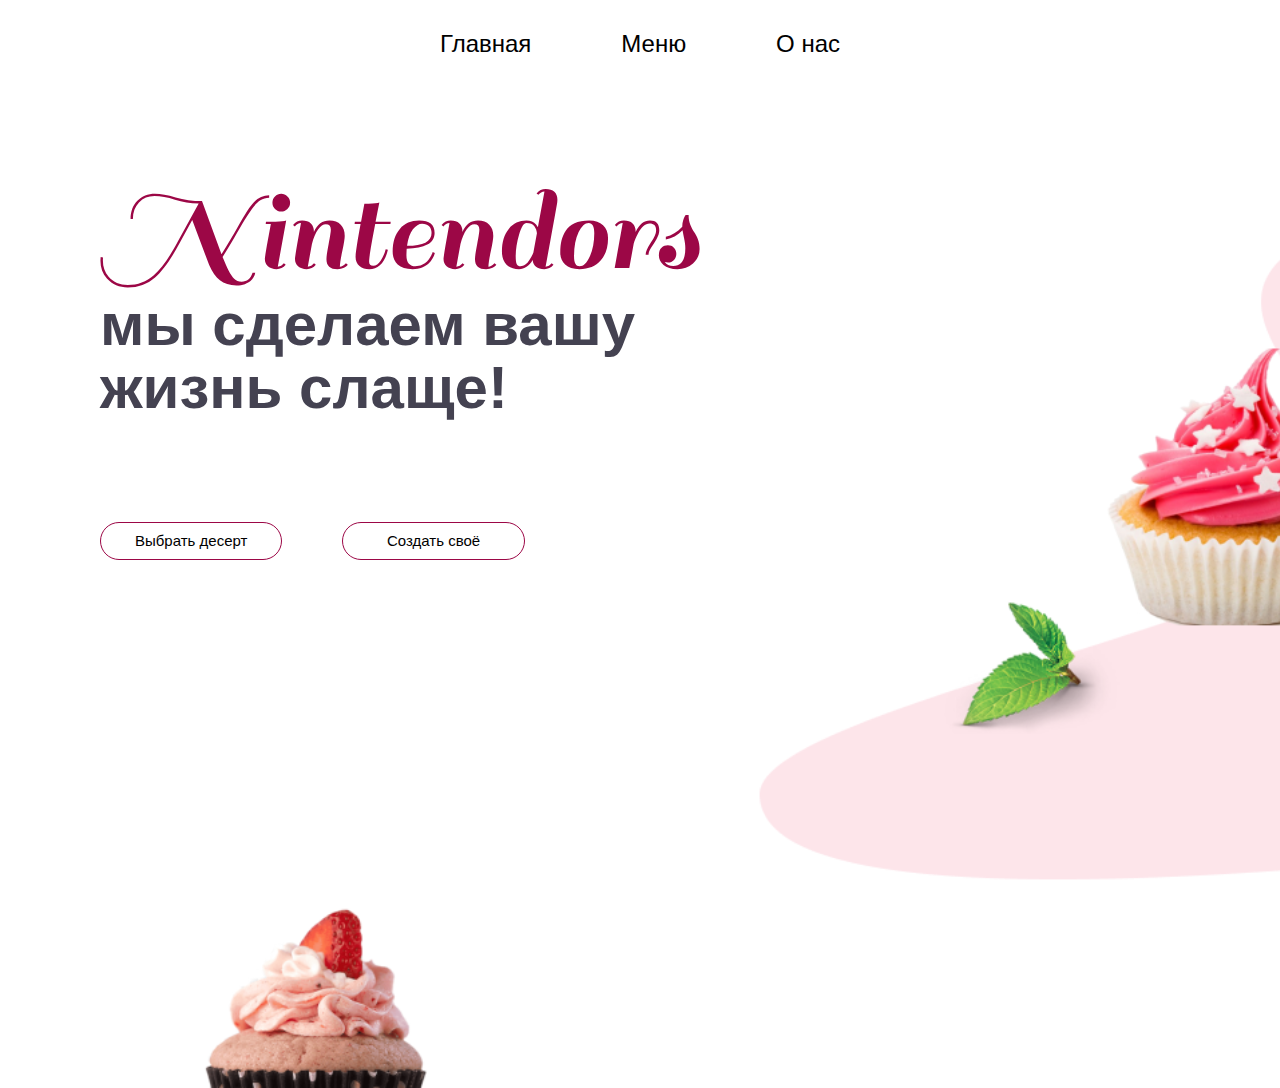
<file: index.html>
<!DOCTYPE html>
<html lang="en">
<head>
    <meta charset="UTF-8">
    <meta name="viewport" content="width=device-width, initial-scale=1.0">
    <title>Document</title>
    <link rel="stylesheet" href="css/style.css">
</head>
<body>
    <div class="kill-ur-sister-price">
        <p>150Р</p>
    </div>
    <header>
        <nav>
            <a href="#">Главная</a>
            <a href="#">Меню</a>
            <a href="#">О нас</a>
        </nav>
    </header>
    <main>
        <div class="obri-main-page">
            <div class="kel"><img src="img/logo.svg" alt=""></div>
            <div class="pluto">мы сделаем вашу жизнь слаще!</div>
            <div class="hero-btns">
                <div class="btn"><p>Выбрать десерт</p></div>
                <div class="btn"><p>Создать своё</p></div>
            </div>
        </div>
    </main>
</body>
</html>
</file>
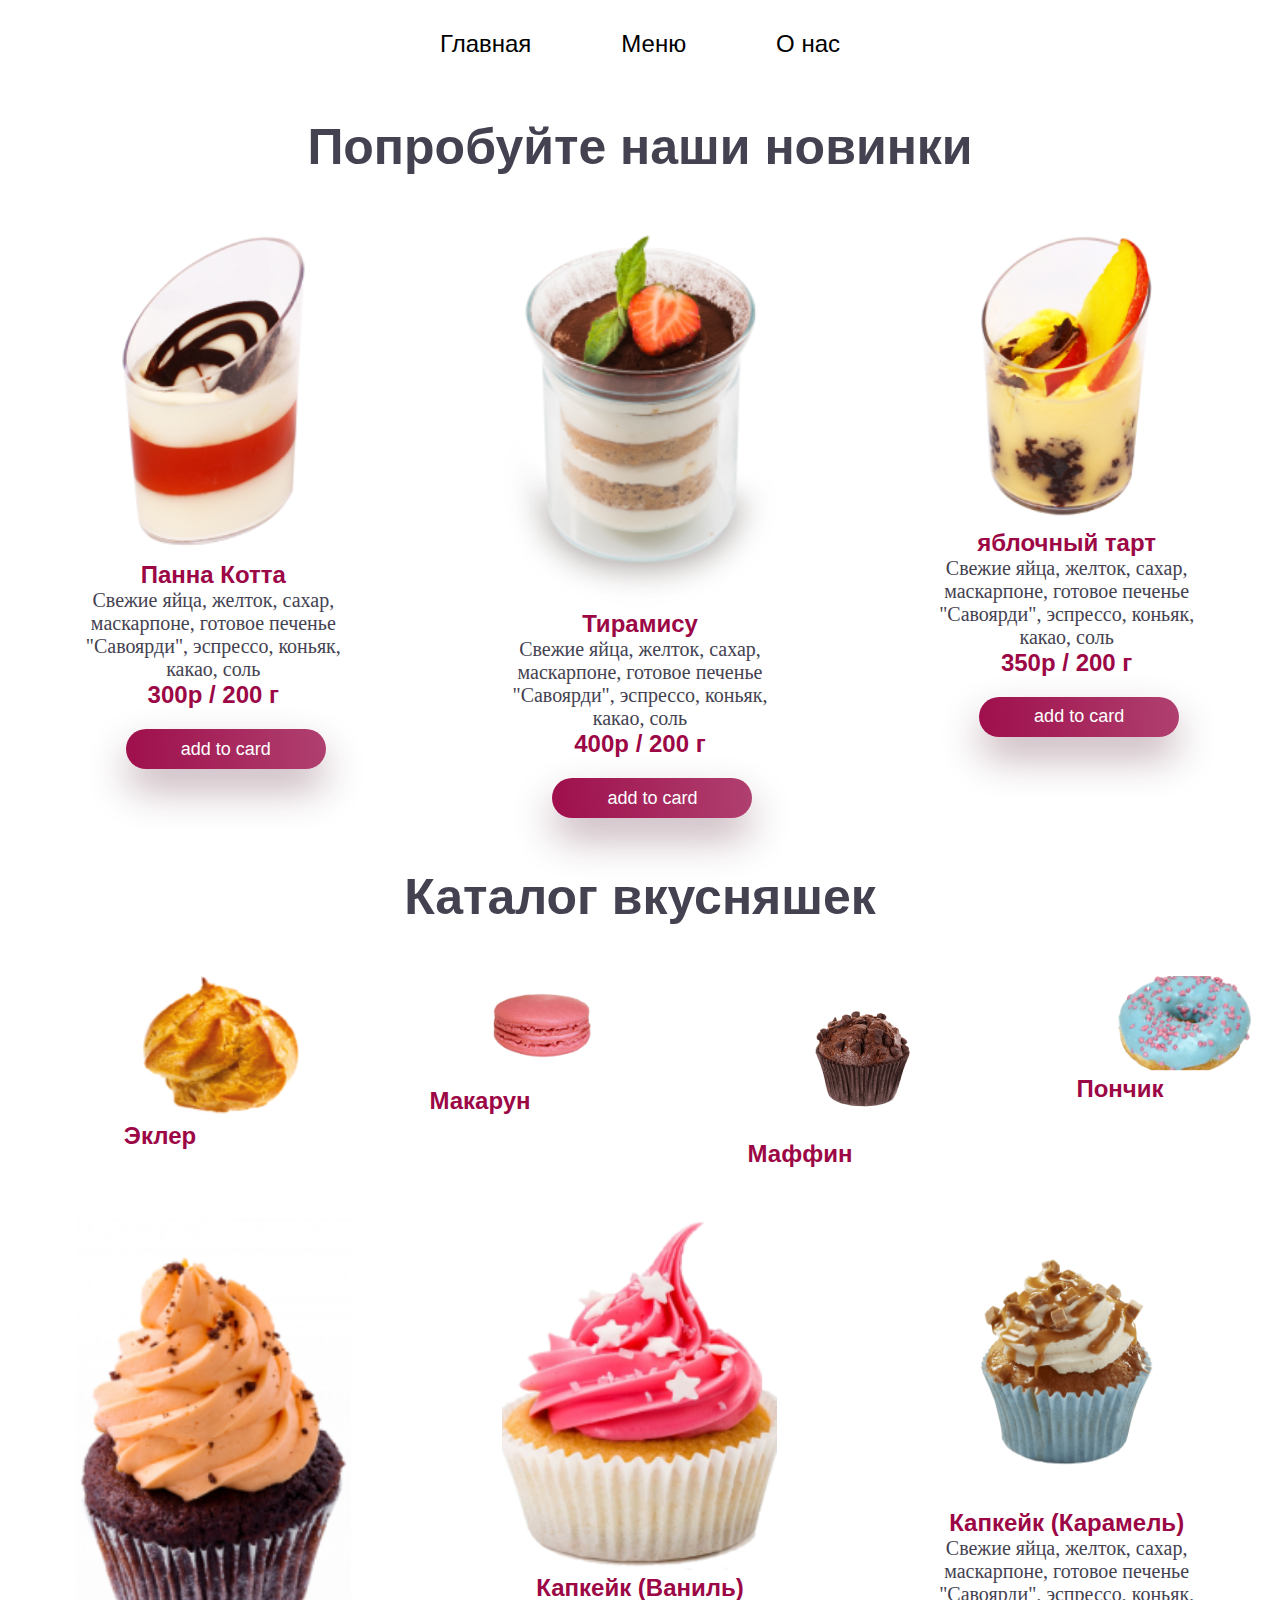
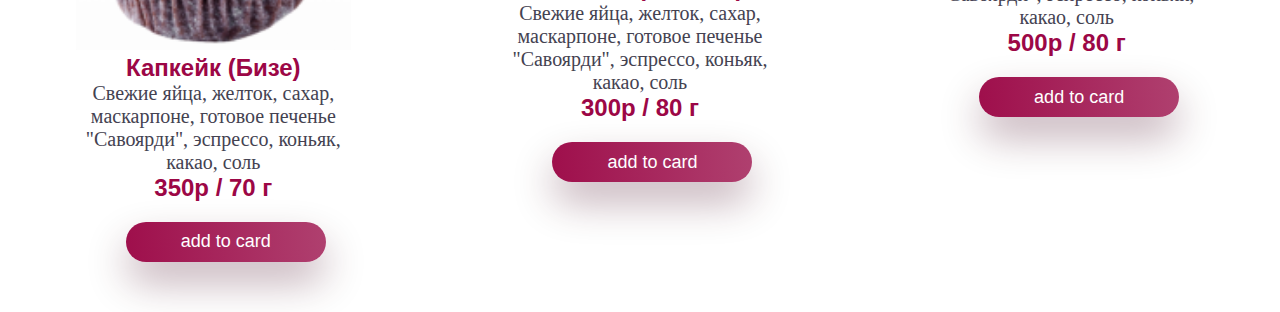
<file: index2.html>
<!DOCTYPE html>
<html lang="en">
<head>
    <meta charset="UTF-8">
    <meta name="viewport" content="width=device-width, initial-scale=1.0">
    <title>Document</title>
    <link rel="stylesheet" href="css/style.css">
</head>
<body>
    <header>
        <nav>
            <a href="#">Главная</a>
            <a href="#">Меню</a>
            <a href="#">О нас</a>
        </nav>
    </header>
    <p class="title">Попробуйте наши новинки</p>
    <div class="line">
        
        <div class="mewo">
            <img src="img/mewo.png" alt="" class="mewo">
            <p class="mt">Панна Котта</p>
            <p class="mcap">Свежие яйца,
                желток,
                сахар, маскарпоне, готовое печенье "Савоярди",
                эспрессо, коньяк, какао,
                соль</p>
            <div class="mprace">300р / 200 г</div>
            <div class="mewo-btn">
                <p>add to card</p>
            </div>
        </div>
        <div class="mewo">
            <img src="img/pur.png" alt="" class="mewo">
            <p class="mt">Тирамису</p>
            <p class="mcap">Свежие яйца,
                желток,
                сахар, маскарпоне, готовое печенье "Савоярди",
                эспрессо, коньяк, какао,
                соль</p>
            <div class="mprace">400р / 200 г</div>
            <div class="mewo-btn">
                <p>add to card</p>
            </div>
        </div>
        <div class="mewo">
            <img src="img/Яблочный-тарт 1.png" alt="" class="mewo">
            <p class="mt">яблочный тарт</p>
            <p class="mcap">Свежие яйца,
                желток,
                сахар, маскарпоне, готовое печенье "Савоярди",
                эспрессо, коньяк, какао,
                соль</p>
            <div class="mprace">350р / 200 г</div>
            <div class="mewo-btn">
                <p>add to card</p>
            </div>
        </div>
    </div>

    <p class="title">
        Каталог вкусняшек
    </p>

    <div class="line">
        <div class="mewo">
            <img src="img/ner.png" alt="" class="sweetheartandkel">
            <p class="mt">Эклер</p>
            
        </div>
        <div class="mewo">
            <img src="img/A_Little_Love_Goes_a 1.png" alt="" class="sweetheartandkel">
            <p class="mt">Макарун</p>
            
        </div>
        <div class="mewo">
            <img src="img/012.3 1.png" alt="" class="sweetheartandkel">
            <p class="mt">Маффин</p>
            
        </div>
        <div class="mewo">
            <img src="img/700 1.png" alt="" class="sweetheartandkel">
            <p class="mt">Пончик</p>
            
        </div>
    </div>
    <div class="line">
        
        <div class="mewo">
            <img src="img/pon.png" alt="" class="mewo">
            <p class="mt">Капкейк (Бизе)</p>
            <p class="mcap">Свежие яйца,
                желток,
                сахар, маскарпоне, готовое печенье "Савоярди",
                эспрессо, коньяк, какао,
                соль</p>
            <div class="mprace">350р / 70 г</div>
            <div class="mewo-btn">
                <p>add to card</p>
            </div>
        </div>
        <div class="mewo">
            <img src="img/cupcake2 2.png" alt="" class="mewo">
            <p class="mt">Капкейк (Ваниль)</p>
            <p class="mcap">Свежие яйца,
                желток,
                сахар, маскарпоне, готовое печенье "Савоярди",
                эспрессо, коньяк, какао,
                соль</p>
            <div class="mprace">300р / 80 г</div>
            <div class="mewo-btn">
                <p>add to card</p>
            </div>
        </div>
        <div class="mewo">
            <img src="img/pipi.png" alt="" class="mewo">
            <p class="mt">Капкейк (Карамель)</p>
            <p class="mcap">Свежие яйца,
                желток,
                сахар, маскарпоне, готовое печенье "Савоярди",
                эспрессо, коньяк, какао,
                соль</p>
            <div class="mprace">500р / 80 г</div>
            <div class="mewo-btn">
                <p>add to card</p>
            </div>
        </div>
    </div>
    
</body>
</html>
</file>
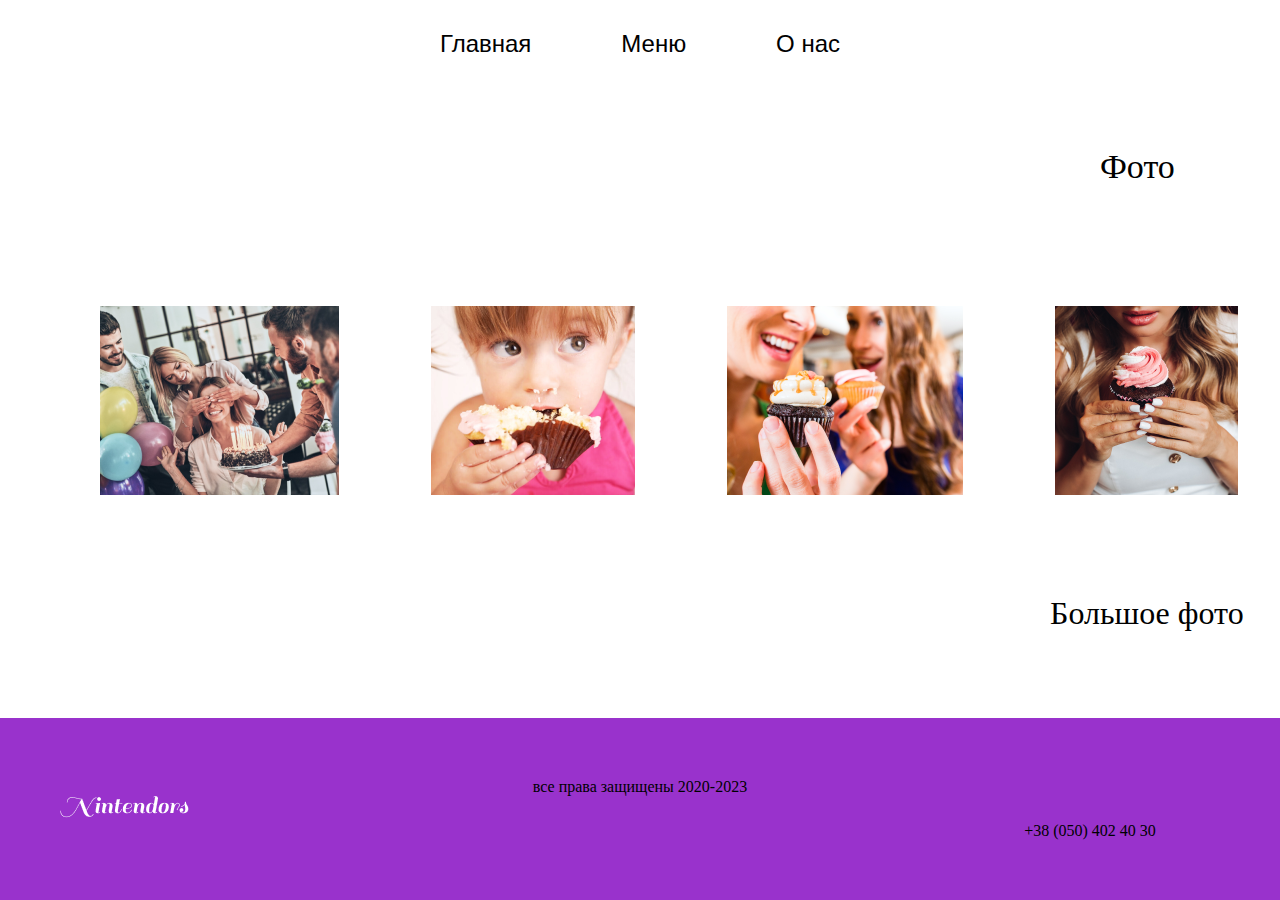
<file: index3.html>
<!DOCTYPE html>
<html lang="en">
<head>
    <meta charset="UTF-8">
    <meta name="viewport" content="width=device-width, initial-scale=1.0">
    <title>Document</title>
    <link rel="stylesheet" href="css/onas.css">
</head>
<body>
    <header>
        <nav>
            <a href="index.html">Главная</a>
            <a href="index2.html">Меню</a>
            <a href="index3.html">О нас</a>
        </nav>
    </header>
    <p class="title">Фото</p>
    <div class="line">
        <div class="mewo">
            <img src="img/birthday-party-surprise 1.png" alt="" class="mewo">
            <img src="img/rebenok.png" alt="" class="mewo">
            <img src="img/branding-cupcake2 1.png" alt="" class="mewo">
            <img src="img/ter.png" alt="" class="mewo">
            <div class="mewo-btn">
            </div>
        </div>
        <div class="baton">
            <p>Большое фото</p>
        </div>
    </div>
    <footer>
        <p class="footer">все права защищены 2020-2023</p>
        <img src="img/Nintendors.png" alt="" class="mipo">
        <p class="mipo2">+38 (050) 402 40 30</p>
      </footer>
</body>
</html>
</file>
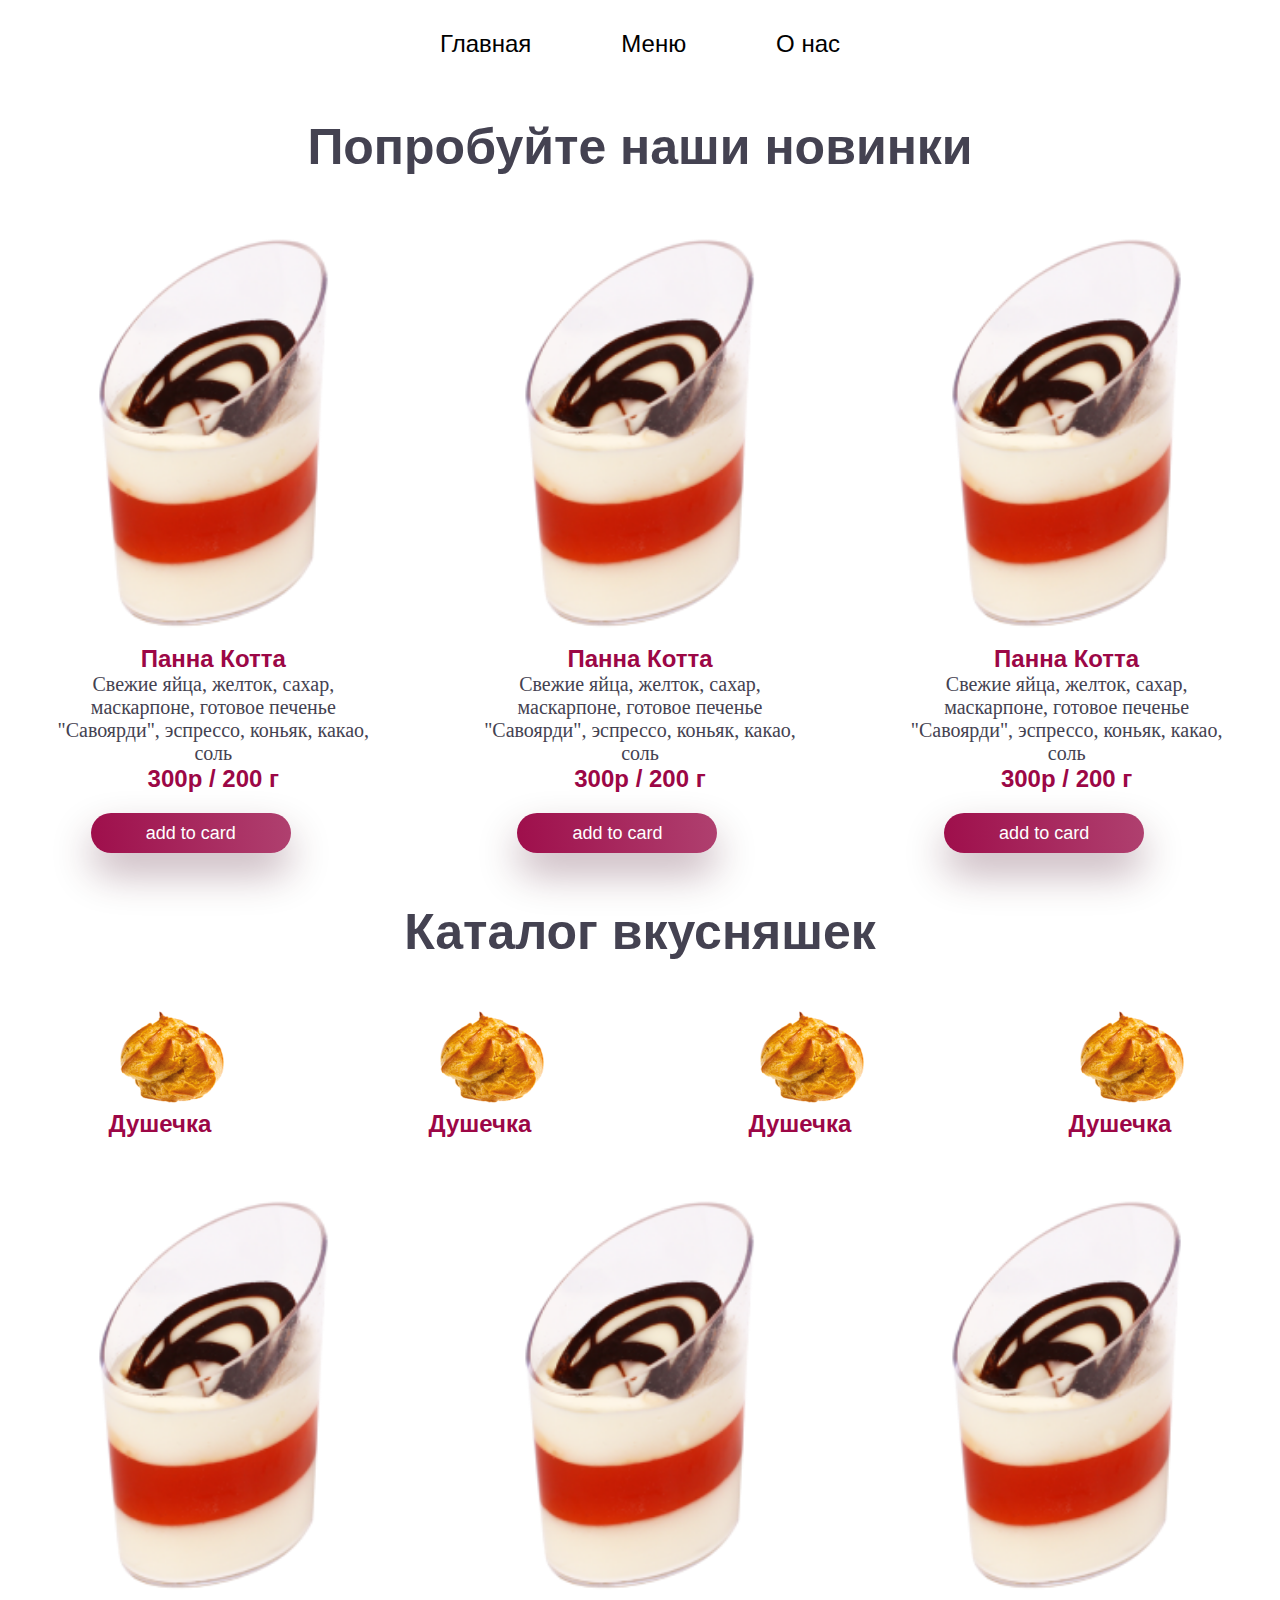
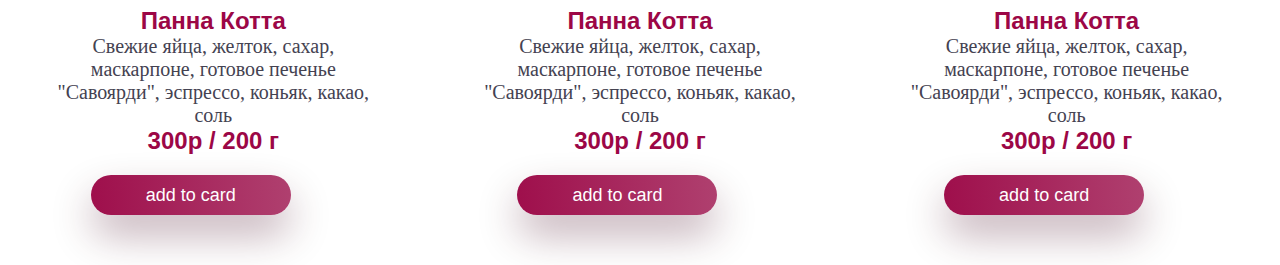
<file: maxim/index2.html>
<!DOCTYPE html>
<html lang="en">
<head>
    <meta charset="UTF-8">
    <meta name="viewport" content="width=device-width, initial-scale=1.0">
    <title>Document</title>
    <link rel="stylesheet" href="css/style.css">
</head>
<body>
    <header>
        <nav>
            <a href="#">Главная</a>
            <a href="#">Меню</a>
            <a href="#">О нас</a>
        </nav>
    </header>
    <p class="title">Попробуйте наши новинки</p>
    <div class="line">
        
        <div class="mewo">
            <img src="img/mewo.png" alt="" class="mewo">
            <p class="mt">Панна Котта</p>
            <p class="mcap">Свежие яйца,
                желток,
                сахар, маскарпоне, готовое печенье "Савоярди",
                эспрессо, коньяк, какао,
                соль</p>
            <div class="mprace">300р / 200 г</div>
            <div class="mewo-btn">
                <p>add to card</p>
            </div>
        </div>
        <div class="mewo">
            <img src="img/mewo.png" alt="" class="mewo">
            <p class="mt">Панна Котта</p>
            <p class="mcap">Свежие яйца,
                желток,
                сахар, маскарпоне, готовое печенье "Савоярди",
                эспрессо, коньяк, какао,
                соль</p>
            <div class="mprace">300р / 200 г</div>
            <div class="mewo-btn">
                <p>add to card</p>
            </div>
        </div>
        <div class="mewo">
            <img src="img/mewo.png" alt="" class="mewo">
            <p class="mt">Панна Котта</p>
            <p class="mcap">Свежие яйца,
                желток,
                сахар, маскарпоне, готовое печенье "Савоярди",
                эспрессо, коньяк, какао,
                соль</p>
            <div class="mprace">300р / 200 г</div>
            <div class="mewo-btn">
                <p>add to card</p>
            </div>
        </div>
    </div>

    <p class="title">
        Каталог вкусняшек
    </p>

    <div class="line">
        <div class="mewo">
            <img src="img/sweetheart.png" alt="" class="sweetheartandkel">
            <p class="mt">Душечка</p>
            
        </div>
        <div class="mewo">
            <img src="img/sweetheart.png" alt="" class="sweetheartandkel">
            <p class="mt">Душечка</p>
            
        </div>
        <div class="mewo">
            <img src="img/sweetheart.png" alt="" class="sweetheartandkel">
            <p class="mt">Душечка</p>
            
        </div>
        <div class="mewo">
            <img src="img/sweetheart.png" alt="" class="sweetheartandkel">
            <p class="mt">Душечка</p>
            
        </div>
    </div>
    <div class="line">
        
        <div class="mewo">
            <img src="img/mewo.png" alt="" class="mewo">
            <p class="mt">Панна Котта</p>
            <p class="mcap">Свежие яйца,
                желток,
                сахар, маскарпоне, готовое печенье "Савоярди",
                эспрессо, коньяк, какао,
                соль</p>
            <div class="mprace">300р / 200 г</div>
            <div class="mewo-btn">
                <p>add to card</p>
            </div>
        </div>
        <div class="mewo">
            <img src="img/mewo.png" alt="" class="mewo">
            <p class="mt">Панна Котта</p>
            <p class="mcap">Свежие яйца,
                желток,
                сахар, маскарпоне, готовое печенье "Савоярди",
                эспрессо, коньяк, какао,
                соль</p>
            <div class="mprace">300р / 200 г</div>
            <div class="mewo-btn">
                <p>add to card</p>
            </div>
        </div>
        <div class="mewo">
            <img src="img/mewo.png" alt="" class="mewo">
            <p class="mt">Панна Котта</p>
            <p class="mcap">Свежие яйца,
                желток,
                сахар, маскарпоне, готовое печенье "Савоярди",
                эспрессо, коньяк, какао,
                соль</p>
            <div class="mprace">300р / 200 г</div>
            <div class="mewo-btn">
                <p>add to card</p>
            </div>
        </div>
    </div>
    
</body>
</html>
</file>
<file: css/style.css>
*{
    margin: 0;
    padding: 0;
    box-sizing: border-box;
    text-decoration: none;
}

header{
    display: flex;
    justify-content: center;
}
nav{
    margin: 30px 0;
    width: 400px;
    display: flex;
    justify-content: space-between;
}

nav a{
    color: #000;
    font-family: Arial, Helvetica, sans-serif;
    font-size: 24px;
    font-style: normal;
    font-weight: 400;
    line-height: normal;
}

main{
    background: url(../img/bg1.png);
    background-size: cover;
    height: 900px;
}

.obri-main-page .kel img{
    width: 600px;
}

.obri-main-page{
margin: 100px;
}

.obri-main-page .pluto{
    color: #444251;
    font-family: Arial, Helvetica, sans-serif;
    font-size: 60px;
    font-style: normal;
    font-weight: 900;
    line-height: 105.2%; /* 42.08px */
    width: 600px;
    height: 129px;
    flex-shrink: 0;
}

.obri-main-page .hero-btns {
    display: flex;
    margin-top: 100px;
}

.obri-main-page .hero-btns .btn{
    width: 182.395px;
    height: 38px;
    flex-shrink: 0;
    border: #9C0746 1px solid;
    border-radius: 20px;
    display: flex;
    justify-content: center;
    margin-right: 60px;
}

.obri-main-page .hero-btns p{
    margin-top: 10px;
    color: #000;
    font-family: Arial, Helvetica, sans-serif;
    font-size: 15px;
    font-style: normal;
    font-weight: 400;
    line-height: 105.2%; /* 18.936px */
   
}

.kill-ur-sister-price p{
    font-family: Arial, Helvetica, sans-serif;
    font-size: 30px;
    margin-top: 30px;
    color: #fff;

}
.kill-ur-sister-price{
    position: absolute;
    top: 341px;
    left: 1480px;
    display: flex;
    justify-content: center;
    width: 100px;
    height: 100px;
    background: #333;
    border-radius: 100%;
}

.sweetheart{
    position: absolute;
    top: 1000px;
    left: 1000px;
    width: 400px;
}

.title{
    width: 100%;
    text-align: center;
    color: #444251;
text-align: center;
font-family: Arial, Helvetica, sans-serif;
font-size: 50px;
font-style: normal;
font-weight: 900;
line-height: normal;

margin: 30px 0;
}

.mewo{
    width: 275px;
}
.mt{
    color: #9C0746;
text-align: center;
font-family: Arial, Helvetica, sans-serif;
font-size: 24px;
font-style: normal;
font-weight: 600;
line-height: normal;
}

.mcap{
    color: #444251;
text-align: center;
font-family: Open Sans;
font-size: 20px;
font-style: normal;
font-weight: 400;
line-height: normal;
}
/* basil */
.mprace{    color: #9C0746;
    text-align: center;
    font-family: Arial, Helvetica, sans-serif;
    font-size: 24px;
    font-style: normal;
    font-weight: 600;
    line-height: normal;
    }

.mewo-btn{
    border-radius: 50px;
background: linear-gradient(86deg, #9C0746 -15.57%, #B44E79 128.11%);
box-shadow: 0px 20px 40px 0px rgba(66, 2, 29, 0.31);
width: 200px;
height: 40px;

display: flex;
justify-content: center;
margin-left: 50px;
margin-top: 20px;
}

.mewo-btn p{
    color: #FFF;

font-family: Arial, Helvetica, sans-serif;
font-size: 18px;
font-style: normal;
font-weight: 400;
line-height: 105.2%; /* 18.936px */

margin-top: 10px;

margin: auto;
}

.line{
    display: flex;
    justify-content: space-around;
    margin: 50px 0;
}

.sweetheartandkel{
    width: 160px;
flex-shrink: 0;
margin-left: 120px;
}
</file>
<file: css/onas.css>
*{
    margin: 0;
    padding: 0;
    box-sizing: border-box;
    text-decoration: none;
}

header{
    display: flex;
    justify-content: center;
}
nav{
    margin: 30px 0;
    width: 400px;
    display: flex;
    justify-content: space-between;
}

nav a{
    color: #000;
    font-family: Arial, Helvetica, sans-serif;
    font-size: 24px;
    font-style: normal;
    font-weight: 400;
    line-height: normal;
}

.mewo{
    display: flex;
    justify-content: space-between;
    margin-top: 60px;
    margin-left: 50px;
}

.baton p{
    margin-left: 1050px;
    display: flex;
    margin-top: 100px;
    font-size: 32px;
}

.title{
    margin-left: 1100px;
    margin-top: 60px;
    font-size: 34px;
}

footer{
    background-color: darkorchid;
    padding: 60px;
    text-align: center;
    position: absolute;
    bottom: 0;
    width: 100%;
}

.mipo{
    margin-right: 1400px;
}

.mipo2{
    margin-left: 900px;
}
</file>
<file: maxim/css/style.css>
*{
    margin: 0;
    padding: 0;
    box-sizing: border-box;
    text-decoration: none;
}

header{
    display: flex;
    justify-content: center;
}
nav{
    margin: 30px 0;
    width: 400px;
    display: flex;
    justify-content: space-between;
}

nav a{
    color: #000;
    font-family: Arial, Helvetica, sans-serif;
    font-size: 24px;
    font-style: normal;
    font-weight: 400;
    line-height: normal;
}

main{
    background: url(../img/bg1.png);
    background-size: cover;
    height: 900px;
}

.obri-main-page .kel img{
    width: 600px;
}

.obri-main-page{
margin: 100px;
}

.obri-main-page .pluto{
    color: #444251;
    font-family: Arial, Helvetica, sans-serif;
    font-size: 60px;
    font-style: normal;
    font-weight: 900;
    line-height: 105.2%; /* 42.08px */
    width: 600px;
    height: 129px;
    flex-shrink: 0;
}

.obri-main-page .hero-btns {
    display: flex;
    margin-top: 100px;
}

.obri-main-page .hero-btns .btn{
    width: 182.395px;
    height: 38px;
    flex-shrink: 0;
    border: #9C0746 1px solid;
    border-radius: 20px;
    display: flex;
    justify-content: center;
    margin-right: 60px;
}

.obri-main-page .hero-btns p{
    margin-top: 10px;
    color: #000;
    font-family: Arial, Helvetica, sans-serif;
    font-size: 15px;
    font-style: normal;
    font-weight: 400;
    line-height: 105.2%; /* 18.936px */
   
}

.kill-ur-sister-price p{
    font-family: Arial, Helvetica, sans-serif;
    font-size: 30px;
    margin-top: 30px;
    color: #fff;

}
.kill-ur-sister-price{
    position: absolute;
    top: 341px;
    left: 1480px;
    display: flex;
    justify-content: center;
    width: 100px;
    height: 100px;
    background: #333;
    border-radius: 100%;
}

.sweetheart{
    position: absolute;
    top: 1000px;
    left: 1000px;
    width: 400px;
}

.title{
    width: 100%;
    text-align: center;
    color: #444251;
text-align: center;
font-family: Arial, Helvetica, sans-serif;
font-size: 50px;
font-style: normal;
font-weight: 900;
line-height: normal;

margin: 30px 0;
}

.mewo{
    width: 345px;
}
.mt{
    color: #9C0746;
text-align: center;
font-family: Arial, Helvetica, sans-serif;
font-size: 24px;
font-style: normal;
font-weight: 600;
line-height: normal;
}

.mcap{
    color: #444251;
text-align: center;
font-family: Open Sans;
font-size: 20px;
font-style: normal;
font-weight: 400;
line-height: normal;
}
/* basil */
.mprace{    color: #9C0746;
    text-align: center;
    font-family: Arial, Helvetica, sans-serif;
    font-size: 24px;
    font-style: normal;
    font-weight: 600;
    line-height: normal;
    }

.mewo-btn{
    border-radius: 50px;
background: linear-gradient(86deg, #9C0746 -15.57%, #B44E79 128.11%);
box-shadow: 0px 20px 40px 0px rgba(66, 2, 29, 0.31);
width: 200px;
height: 40px;

display: flex;
justify-content: center;
margin-left: 50px;
margin-top: 20px;
}

.mewo-btn p{
    color: #FFF;

font-family: Arial, Helvetica, sans-serif;
font-size: 18px;
font-style: normal;
font-weight: 400;
line-height: 105.2%; /* 18.936px */

margin-top: 10px;

margin: auto;
}

.line{
    display: flex;
    justify-content: space-around;
    margin: 50px 0;
}

.sweetheartandkel{
    width: 107px;
height: 94.316px;
flex-shrink: 0;
margin-left: 120px;
}
</file>
